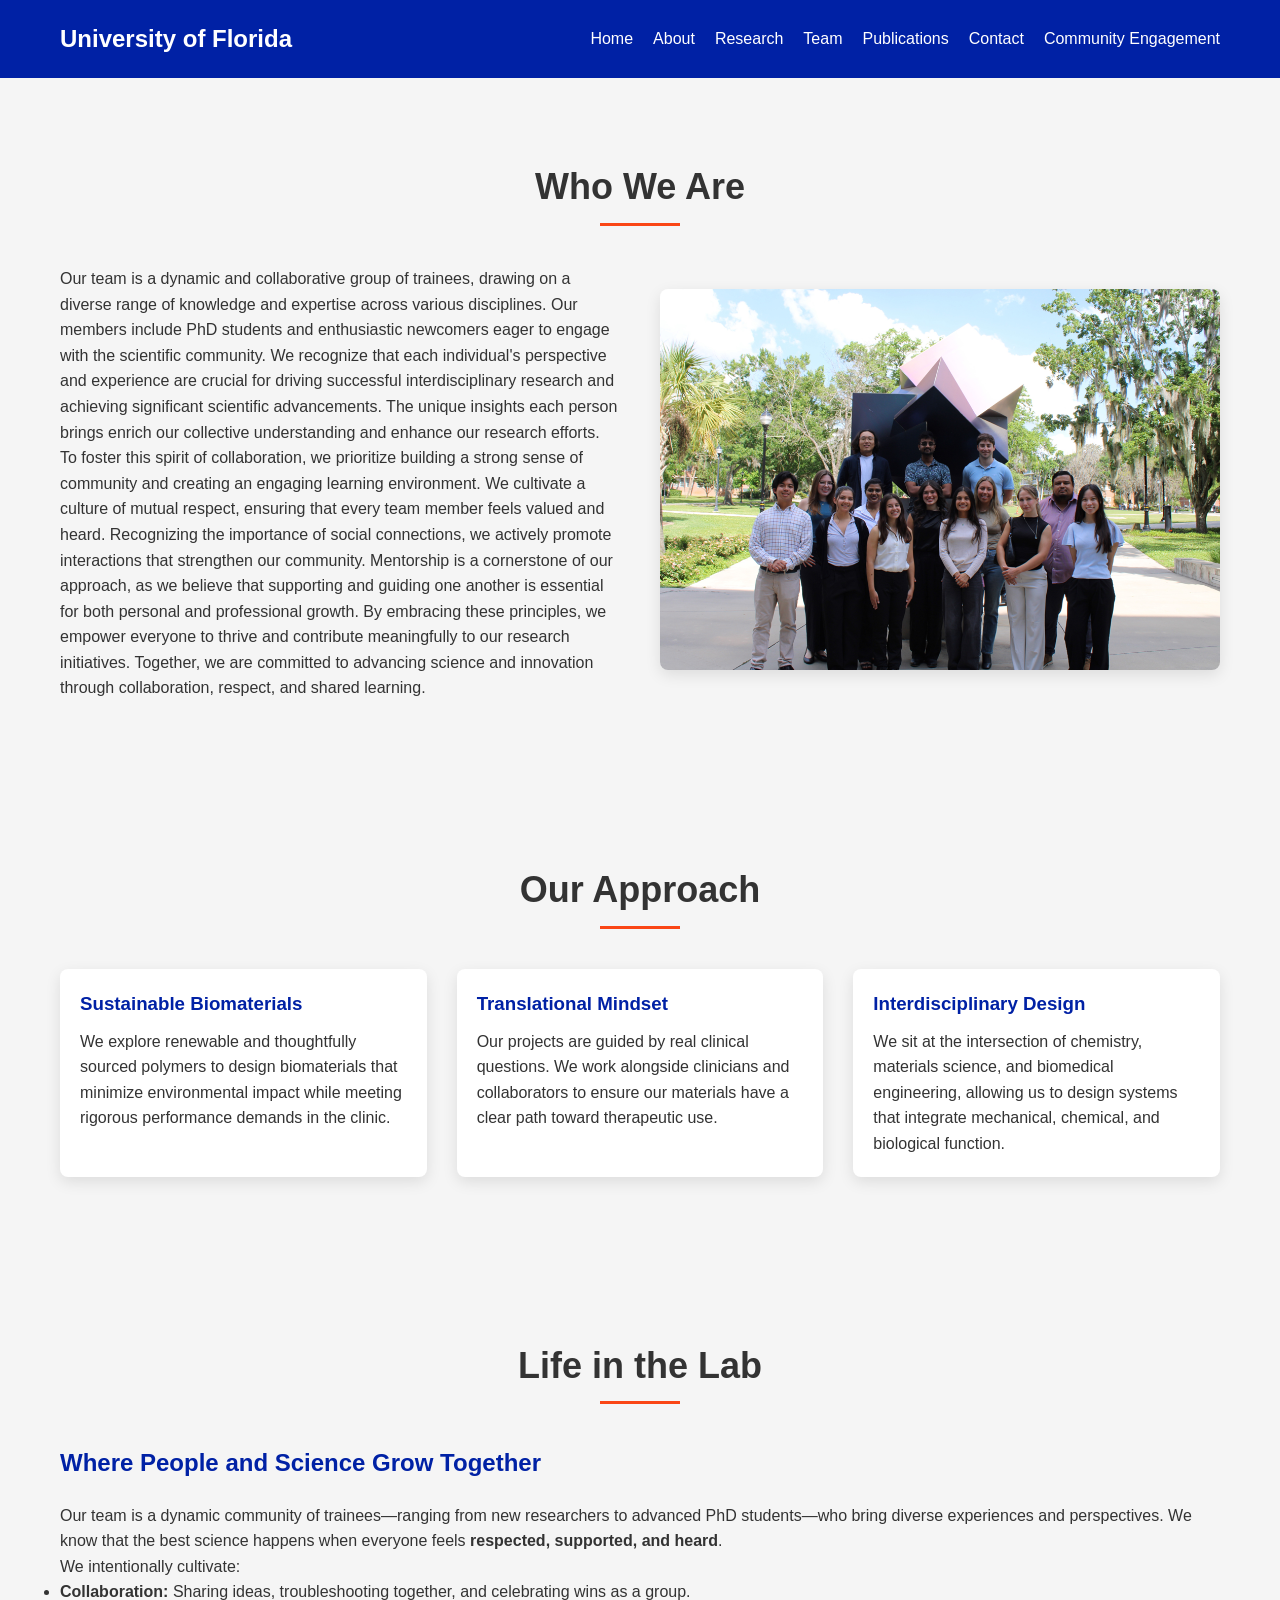
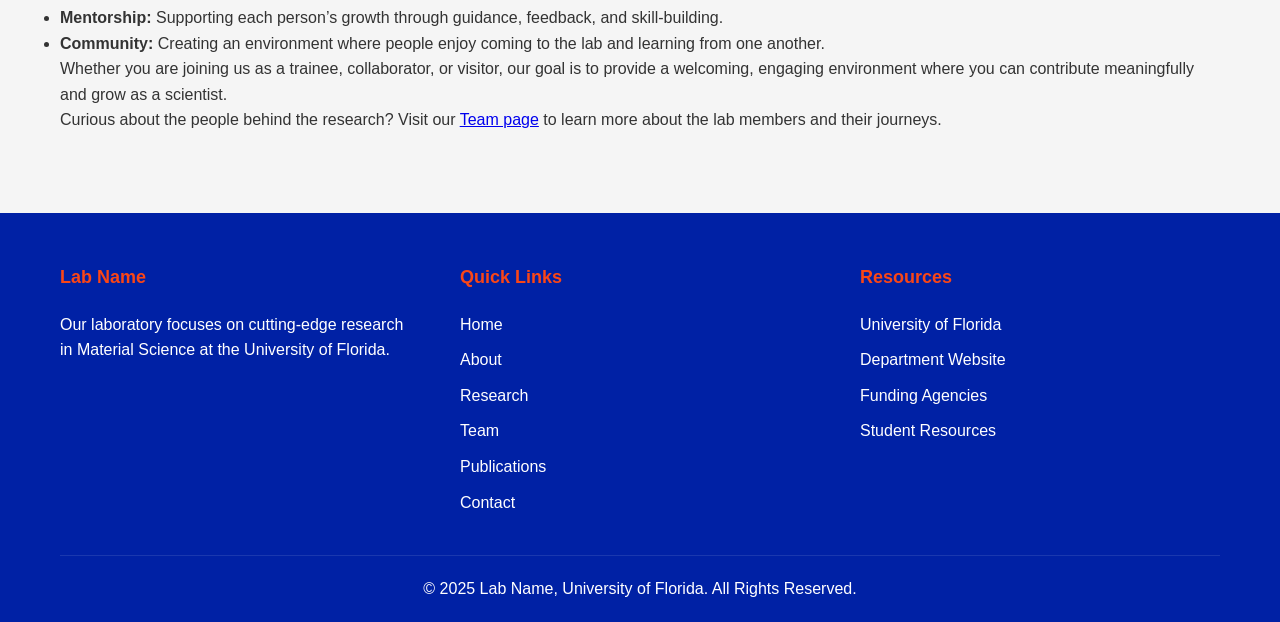
<file: about.html>
<!DOCTYPE html>
<html lang="en">
<head>
    <meta charset="UTF-8">
    <meta name="viewport" content="width=device-width, initial-scale=1.0">
    <title>About Our Lab | University of Florida</title>
    <link rel="stylesheet" href="styles.css">
</head>
<body>
    <!-- Header Section -->
    <header>
        <div class="container">
            <div class="header-content">
                <div class="logo">University of Florida</div>
                <nav>
                    <ul>
                        <li><a href="index.html">Home</a></li>
                        <li><a href="about.html">About</a></li>
                        <li><a href="research.html">Research</a></li>
                        <li><a href="team.html">Team</a></li>
                        <li><a href="publications.html">Publications</a></li>
                        <li><a href="contact.html">Contact</a></li>
                        <li><a href="community.html">Community Engagement</a></li>
                    </ul>
                </nav>
            </div>
        </div>
    </header>

    <!-- Main About Section -->
    <section class="about">
        <div class="container">
            <div class="section-title">
                <h2>Who We Are</h2>
            </div>
            <div class="about-content">
                <div class="about-text">
                    <p>
                        Our team is a dynamic and collaborative group of trainees, drawing on a diverse range of knowledge and expertise across various disciplines. 
                        Our members include PhD students and enthusiastic newcomers eager to engage with the scientific community. 
                        We recognize that each individual's perspective and experience are crucial for driving successful interdisciplinary research and achieving significant scientific advancements. 
                        The unique insights each person brings enrich our collective understanding and enhance our research efforts.
                        To foster this spirit of collaboration, we prioritize building a strong sense of community and creating an engaging learning environment. 
                        We cultivate a culture of mutual respect, ensuring that every team member feels valued and heard. Recognizing the importance of social connections, we actively promote interactions that strengthen our community. 
                        Mentorship is a cornerstone of our approach, as we believe that supporting and guiding one another is essential for both personal and professional growth. By embracing these principles, we empower everyone to thrive and contribute meaningfully to our research initiatives. 
                        Together, we are committed to advancing science and innovation through collaboration, respect, and shared learning.
                    </p>
                </div>
                <div class="about-image">
                    <img src="Images/LabImg.png" alt="Navarro Lab research at the University of Florida">
                </div>
            </div>
        </div>
    </section>

    <!-- Our Approach Section (using existing card styles) -->
    <section class="about">
        <div class="container">
            <div class="section-title">
                <h2>Our Approach</h2>
            </div>

            <div class="research-grid">
                <div class="research-item">
                    <div class="research-content">
                        <h3>Sustainable Biomaterials</h3>
                        <p>
                            We explore renewable and thoughtfully sourced polymers to design biomaterials that minimize
                            environmental impact while meeting rigorous performance demands in the clinic.
                        </p>
                    </div>
                </div>

                <div class="research-item">
                    <div class="research-content">
                        <h3>Translational Mindset</h3>
                        <p>
                            Our projects are guided by real clinical questions. We work alongside clinicians and collaborators
                            to ensure our materials have a clear path toward therapeutic use.
                        </p>
                    </div>
                </div>

                <div class="research-item">
                    <div class="research-content">
                        <h3>Interdisciplinary Design</h3>
                        <p>
                            We sit at the intersection of chemistry, materials science, and biomedical engineering, allowing us
                            to design systems that integrate mechanical, chemical, and biological function.
                        </p>
                    </div>
                </div>
            </div>
        </div>
    </section>

    <!-- People & Culture Section -->
    <section class="about">
        <div class="container">
            <div class="section-title">
                <h2>Life in the Lab</h2>
            </div>
            <div class="about-content">
                <div class="about-text">
                    <h3>Where People and Science Grow Together</h3>
                    <p>
                        Our team is a dynamic community of trainees—ranging from new researchers to advanced PhD students—who
                        bring diverse experiences and perspectives. We know that the best science happens when everyone feels
                        <strong>respected, supported, and heard</strong>.
                    </p>
                    <p>
                        We intentionally cultivate:
                    </p>
                    <ul>
                        <li><strong>Collaboration:</strong> Sharing ideas, troubleshooting together, and celebrating wins as a group.</li>
                        <li><strong>Mentorship:</strong> Supporting each person’s growth through guidance, feedback, and skill-building.</li>
                        <li><strong>Community:</strong> Creating an environment where people enjoy coming to the lab and learning from one another.</li>
                    </ul>
                    <p>
                        Whether you are joining us as a trainee, collaborator, or visitor, our goal is to provide a welcoming,
                        engaging environment where you can contribute meaningfully and grow as a scientist.
                    </p>
                    <p>
                        Curious about the people behind the research? Visit our <a href="team.html">Team page</a> to learn more
                        about the lab members and their journeys.
                    </p>
                </div>
            </div>
        </div>
    </section>

    <!-- Footer -->
    <footer>
        <div class="container">
            <div class="footer-content">
                <div class="footer-column">
                    <h3>Lab Name</h3>
                    <p>Our laboratory focuses on cutting-edge research in Material Science at the University of Florida.</p>
                </div>
                <div class="footer-column">
                    <h3>Quick Links</h3>
                    <ul>
                        <li><a href="index.html">Home</a></li>
                        <li><a href="about.html">About</a></li>
                        <li><a href="research.html">Research</a></li>
                        <li><a href="team.html">Team</a></li>
                        <li><a href="publications.html">Publications</a></li>
                        <li><a href="contact.html">Contact</a></li>
                    </ul>
                </div>
                <div class="footer-column">
                    <h3>Resources</h3>
                    <ul>
                        <li><a href="#">University of Florida</a></li>
                        <li><a href="#">Department Website</a></li>
                        <li><a href="Funding.html">Funding Agencies</a></li>
                        <li><a href="#">Student Resources</a></li>
                    </ul>
                </div>
            </div>
            <div class="copyright">
                <p>&copy; 2025 Lab Name, University of Florida. All Rights Reserved.</p>
            </div>
        </div>
    </footer>
</body>
</html>
</file>
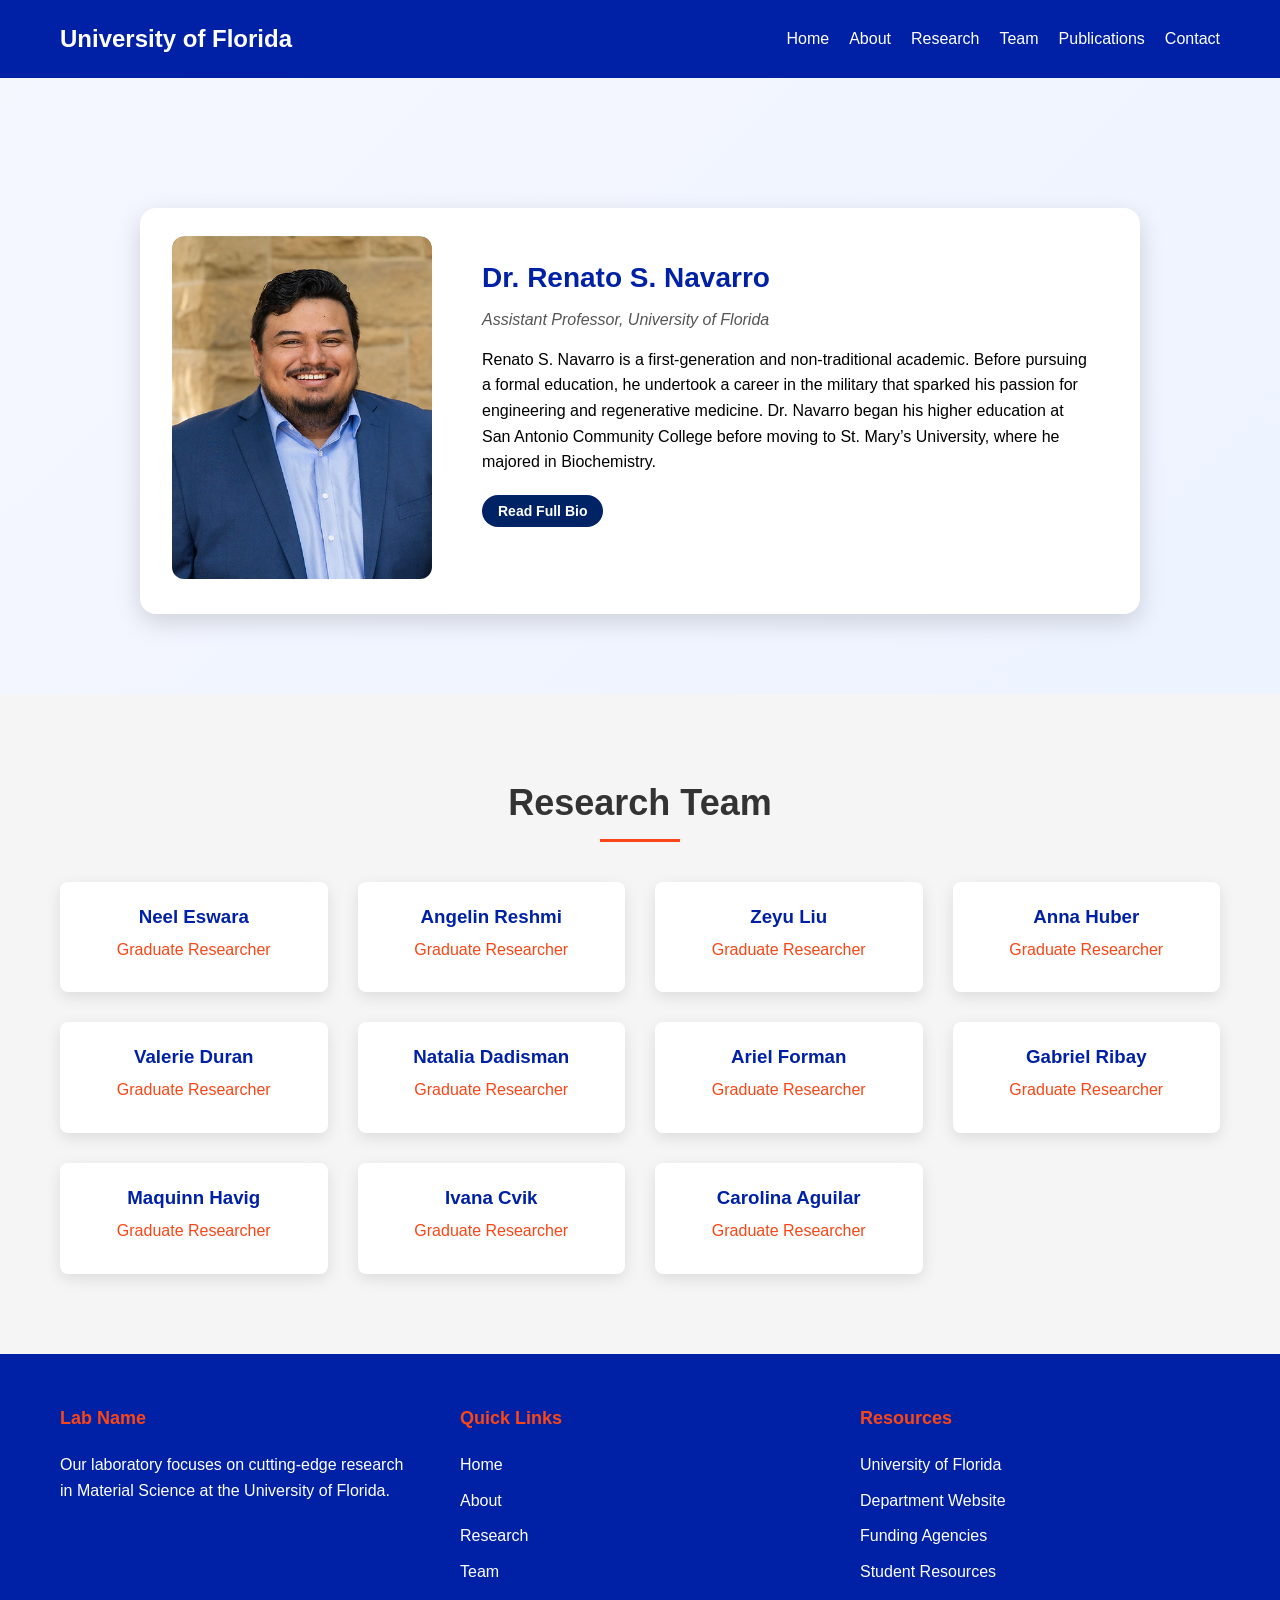
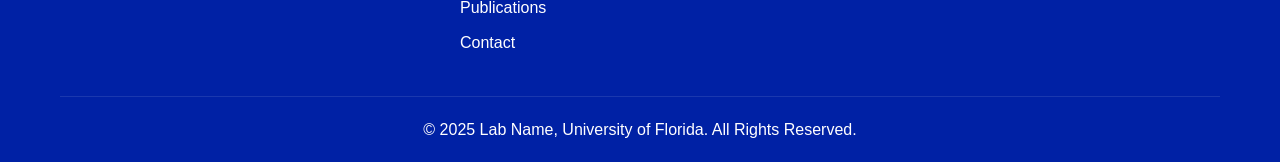
<file: team.html>
<!DOCTYPE html>
<html lang="en">
<head>
    <meta charset="UTF-8">
    <meta name="viewport" content="width=device-width, initial-scale=1.0">
    <title>Our Team | Navarro Lab</title>
    <link rel="stylesheet" href="styles.css">
</head>
<body>
    <!-- Header Section (same as index) -->
    <header>
        <div class="container">
            <div class="header-content">
                <div class="logo">University of Florida</div>
                <nav>
                    <ul>
                        <li><a href="index.html">Home</a></li>
                        <li><a href="about.html">About</a></li>
                        <li><a href="research.html">Research</a></li>
                        <li><a href="team.html">Team</a></li>
                        <li><a href="publications.html">Publications</a></li>
                        <li><a href="contact.html">Contact</a></li>
                    </ul>
                </nav>
            </div>
        </div>
    </header>

    <!-- PI Bio (anchor target for 'More About Me') -->
   <!-- PI Bio (anchor target for 'More About Me') -->
<section class="team" id="pi">
    <div class="container">
        <div class="section-title">
           <!-- <h2 id="renato-navarro">Principal Investigator</h2>-->
        </div>
        <div class="team-grid">
            <div class="team-member">
                <div class="member-img">
                    <img src="Images/RNavarro.jpeg" alt="Dr. Renato S. Navarro">
                </div>
                <div class="member-info">
                    <h3>Dr. Renato S. Navarro</h3>
                    <p class="role">Assistant Professor, University of Florida</p>

                    <!-- Short visible intro -->
                    <p>
                        Renato S. Navarro is a first-generation and non-traditional academic. Before pursuing a formal education,
                        he undertook a career in the military that sparked his passion for engineering and regenerative medicine.
                        Dr. Navarro began his higher education at San Antonio Community College before moving to St. Mary’s
                        University, where he majored in Biochemistry.
                    </p>

                    <!-- Collapsible full bio -->
                    <button id="toggle-bio-btn" class="toggle-bio-btn" type="button" onclick="toggleBio()">
                        Read Full Bio
                    </button>

                    <div id="full-bio" class="full-bio collapsed">
                        <p>
                            After receiving an M.S. in Chemistry at Texas State University – San Marcos, Dr. Navarro attended the
                            University of Michigan, earning a Ph.D. in Macromolecular Science and Engineering. During this time,
                            his research focused on developing sustainable biomaterials for cardiovascular engineering.
                        </p>
                        <p>
                            As an NIH K99 Postdoctoral Researcher at Stanford University, Dr. Navarro’s research centered on
                            developing injectable hydrogels to deliver therapies after a heart attack. Besides his research, Dr.
                            Navarro has a passion for mentorship and service. At Stanford University, he mentored students from
                            the Stanford BIO-X summer research program, Stanford Undergraduate Research Fellowship, and Foothill
                            Community College, earning him the BIO-X Star Mentorship Award.
                        </p>
                        <p>
                            At the University of Florida, he leads a research team that pursues comprehensive solutions to clinical
                            challenges via chemistry, materials science, and engineering approaches.
                        </p>
                    </div>
                </div>
            </div>
        </div>
    </div>
</section>


    <!-- Research Team -->
    <section class="team">
        <div class="container">
            <div class="section-title">
                <h2>Research Team</h2>
            </div>
            <div class="team-grid">
                <div class="team-member" id="neel-eswara">
                    <div class="member-info">
                        <h3>Neel Eswara</h3>
                        <p>Graduate Researcher</p>
                    </div>
                </div>
                <div class="team-member" id="angelin-reshmi">
                    <div class="member-info">
                        <h3>Angelin Reshmi</h3>
                        <p>Graduate Researcher</p>
                    </div>
                </div>
                <div class="team-member" id="zeyu-liu">
                    <div class="member-info">
                        <h3>Zeyu Liu</h3>
                        <p>Graduate Researcher</p>
                    </div>
                </div>
                <div class="team-member" id="anna-huber">
                    <div class="member-info">
                        <h3>Anna Huber</h3>
                        <p>Graduate Researcher</p>
                    </div>
                </div>
                <div class="team-member" id="valerie-duran">
                    <div class="member-info">
                        <h3>Valerie Duran</h3>
                        <p>Graduate Researcher</p>
                    </div>
                </div>
                <div class="team-member" id="natalia-dadisman">
                    <div class="member-info">
                        <h3>Natalia Dadisman</h3>
                        <p>Graduate Researcher</p>
                    </div>
                </div>
                <div class="team-member" id="ariel-forman">
                    <div class="member-info">
                        <h3>Ariel Forman</h3>
                        <p>Graduate Researcher</p>
                    </div>
                </div>
                <div class="team-member" id="gabriel-ribay">
                    <div class="member-info">
                        <h3>Gabriel Ribay</h3>
                        <p>Graduate Researcher</p>
                    </div>
                </div>
                <div class="team-member" id="maquinn-havig">
                    <div class="member-info">
                        <h3>Maquinn Havig</h3>
                        <p>Graduate Researcher</p>
                    </div>
                </div>
                <div class="team-member" id="ivana-cvik">
                    <div class="member-info">
                        <h3>Ivana Cvik</h3>
                        <p>Graduate Researcher</p>
                    </div>
                </div>
                <div class="team-member" id="carolina-aguilar">
                    <div class="member-info">
                        <h3>Carolina Aguilar</h3>
                        <p>Graduate Researcher</p>
                    </div>
                </div>
            </div>
        </div>
    </section>

    <!-- Footer (same style as index) -->
    <footer>
        <div class="container">
            <div class="footer-content">
                <div class="footer-column">
                    <h3>Lab Name</h3>
                    <p>Our laboratory focuses on cutting-edge research in Material Science at the University of Florida.</p>
                </div>
                <div class="footer-column">
                    <h3>Quick Links</h3>
                    <ul>
                        <li><a href="home.html" target="_blank">Home</a></li>
                        <li><a href="about.html">About</a></li>
                        <li><a href="research.html">Research</a></li>
                        <li><a href="team.html">Team</a></li>
                        <li><a href="publications.html">Publications</a></li>
                        <li><a href="contact.html">Contact</a></li>
                    </ul>
                </div>
                <div class="footer-column">
                    <h3>Resources</h3>
                    <ul>
                        <li><a href="#">University of Florida</a></li>
                        <li><a href="#">Department Website</a></li>
                        <li><a href="Funding.html">Funding Agencies</a></li>
                        <li><a href="#">Student Resources</a></li>
                    </ul>
                </div>
            </div>
            <div class="copyright">
                <p>&copy; 2025 Lab Name, University of Florida. All Rights Reserved.</p>
            </div>
        </div>
    </footer>

<script>
    function toggleBio() {
        const bio = document.getElementById('full-bio');
        const btn = document.getElementById('toggle-bio-btn');
        const isOpen = bio.classList.contains('open');

        if (isOpen) {
            bio.classList.remove('open');
            btn.textContent = 'Read Full Bio';
        } else {
            bio.classList.add('open');
            btn.textContent = 'Hide Full Bio';
        }
    }
</script>


</body>
</html>
</file>
<file: styles.css>
:root {
    --primary-blue: #0021A5; /* UF Blue */
    --primary-orange: #FA4616; /* UF Orange */
    --light-gray: #f5f5f5;
    --dark-gray: #333;
    --white: #fff;
}

* {
    margin: 0;
    padding: 0;
    box-sizing: border-box;
    font-family: 'Helvetica Neue', Arial, sans-serif;
}

body {
    line-height: 1.6;
    color: var(--dark-gray);
}

.container {
    width: 100%;
    max-width: 1200px;
    margin: 0 auto;
    padding: 0 20px;
}

/* Header styles */
header {
    background-color: var(--primary-blue);
    color: var(--white);
    padding: 20px 0;
    box-shadow: 0 2px 5px rgba(0,0,0,0.1);
}

.header-content {
    display: flex;
    justify-content: space-between;
    align-items: center;
}

.logo {
    font-size: 24px;
    font-weight: bold;
}

.logo span {
    color: var(--primary-orange);
}

nav ul {
    display: flex;
    list-style: none;
}

nav ul li {
    margin-left: 20px;
}

nav ul li a {
    color: var(--white);
    text-decoration: none;
    font-weight: 500;
    transition: color 0.3s;
}

nav ul li a:hover {
    color: var(--primary-orange);
}

/* Hero section */
.hero {
    background: linear-gradient(rgba(0, 33, 165, 0.8), rgba(0, 33, 165, 0.8)), url('../images/hero-bg.jpg');
    background-size: cover;
    background-position: center;
    height: 400px;
    display: flex;
    align-items: center;
    color: var(--white);
    text-align: center;
}

.hero-content {
    max-width: 800px;
    margin: 0 auto;
}

.hero h1 {
    font-size: 42px;
    margin-bottom: 20px;
}

.hero p {
    font-size: 18px;
    margin-bottom: 30px;
}

.btn {
    display: inline-block;
    background-color: var(--primary-orange);
    color: var(--white);
    padding: 12px 24px;
    border-radius: 4px;
    text-decoration: none;
    font-weight: bold;
    transition: background-color 0.3s;
    border: none;
    cursor: pointer;
}

.btn:hover {
    background-color: #e03e12;
}

/* About section */
.about {
    padding: 80px 0;
    background-color: var(--light-gray);
}

.section-title {
    text-align: center;
    margin-bottom: 50px;
    position: relative;
}

.section-title h2 {
    font-size: 36px;
    position: relative;
    display: inline-block;
}

.section-title h2:after {
    content: "";
    position: absolute;
    bottom: -10px;
    left: 50%;
    transform: translateX(-50%);
    width: 80px;
    height: 3px;
    background-color: var(--primary-orange);
}

.about-content {
    display: flex;
    justify-content: space-between;
    align-items: center;
    flex-wrap: wrap;
    gap: 40px;
}

.about-text {
    flex: 1;
    min-width: 300px;
}

.about-text h3 {
    font-size: 24px;
    margin-bottom: 20px;
    color: var(--primary-blue);
}

.about-image {
    flex: 1;
    min-width: 300px;
}

.about-image img {
    width: 100%;
    border-radius: 8px;
    box-shadow: 0 5px 15px rgba(0,0,0,0.1);
}

/* Research section */
.research {
    padding: 80px 0;
}

.research-grid {
    display: grid;
    grid-template-columns: repeat(auto-fill, minmax(300px, 1fr));
    gap: 30px;
}

.research-item {
    background-color: var(--white);
    border-radius: 8px;
    overflow: hidden;
    box-shadow: 0 5px 15px rgba(0,0,0,0.1);
    transition: transform 0.3s;
}

.research-item:hover {
    transform: translateY(-5px);
}

.research-img {
    height: 200px;
    overflow: hidden;
}

.research-img img {
    width: 100%;
    height: 100%;
    object-fit: cover;
}

.research-content {
    padding: 20px;
}

.research-content h3 {
    color: var(--primary-blue);
    margin-bottom: 10px;
}

/* Research preview section (Home page) */
.research-preview {
    padding: 80px 0;
    background: linear-gradient(180deg, #ffffff, #f3f6ff);
}

.research-intro {
    max-width: 800px;
    margin: 0 auto 40px;
    text-align: center;
    font-size: 17px;
    line-height: 1.6;
    color: #333;
}

.research-preview-grid {
    display: grid;
    grid-template-columns: repeat(auto-fit, minmax(260px, 1fr));
    gap: 30px;
    margin-bottom: 40px;
}

.research-preview-card {
    background: #ffffff;
    padding: 28px;
    border-radius: 16px;
    box-shadow: 0 6px 18px rgba(0,0,0,0.12);
    border-top: 4px solid var(--primary-blue);
    transition: transform 0.25s ease, box-shadow 0.25s ease;
    display: flex;
    flex-direction: column;
    height: 100%;
}

.research-preview-card .research-link{
    margin-top: auto;
    padding-top: 15px;
}

.research-preview-card:hover {
    transform: translateY(-6px);
    box-shadow: 0 14px 32px rgba(0,0,0,0.18);
}

.research-preview-card h3 {
    color: var(--primary-blue);
    margin-bottom: 12px;
    font-size: 20px;
}

.research-preview-card p {
    font-size: 15px;
    line-height: 1.55;
    color: #444;
}

.research-cta {
    text-align: center;
}
.research-link {
    /*display: inline-block;
    margin-top: 12px;*/
    align-self: flex-start;
    font-weight: 600;
    color: var(--primary-blue);
    text-decoration: none;
    transition: color 0.2s ease, transform 0.2s ease;
    padding-left: 15px;
}

.research-link:hover {
    color: var(--primary-orange);
    transform: translateX(4px);
}



/* Team section */
.team {
    padding: 80px 0;
    background-color: var(--light-gray);
}

.team-grid {
    display: grid;
    grid-template-columns: repeat(auto-fill, minmax(250px, 1fr));
    gap: 30px;
}

.team-member {
    background-color: var(--white);
    border-radius: 8px;
    overflow: hidden;
    box-shadow: 0 5px 15px rgba(0,0,0,0.1);
    text-align: center;
}

.member-img {
    height: 300px;
    overflow: hidden;
}

.member-img img {
    width: 100%;
    height: 100%;
    object-fit: cover;
}

.member-info {
    padding: 20px;
}

.member-info h3 {
    color: var(--primary-blue);
    margin-bottom: 5px;
}

.member-info p {
    color: var(--primary-orange);
    font-weight: 500;
    margin-bottom: 10px;
}

/* Publications section */
/*.publications {
    padding: 80px 0;
}

.pub-list {
    background-color: var(--white);
    border-radius: 8px;
    padding: 30px;
    box-shadow: 0 5px 15px rgba(0,0,0,0.1);
}

.pub-item {
    margin-bottom: 20px;
    padding-bottom: 20px;
    border-bottom: 1px solid #eee;
}

.pub-item:last-child {
    margin-bottom: 0;
    padding-bottom: 0;
    border-bottom: none;
}

.pub-item h3 {
    color: var(--primary-blue);
    margin-bottom: 5px;
}

.pub-item p {
    margin-bottom: 10px;
}

.pub-item .authors {
    font-style: italic;
}

.pub-item .journal {
    color: var(--primary-orange);
    font-weight: 500;
}*/

.news {
    padding: 80px 0;
}

.news-container {
    display: flex;
    flex-direction: column;
    gap: 30px;
}

.news-item {
    display: flex;
    background-color: var(--white);
    border-radius: 8px;
    overflow: hidden;
    box-shadow: 0 5px 15px rgba(0,0,0,0.1);
}

.news-date {
    display: flex;
    flex-direction: column;
    justify-content: center;
    align-items: center;
    padding: 20px;
    background-color: var(--primary-blue);
    color: var(--white);
    min-width: 100px;
    text-align: center;
}

.news-date .day {
    font-size: 28px;
    font-weight: bold;
    line-height: 1;
}

.news-date .month {
    font-size: 16px;
    text-transform: uppercase;
}

.news-date .year {
    font-size: 14px;
}

.news-content {
    padding: 25px;
    flex: 1;
}

.news-content h3 {
    color: var(--primary-blue);
    margin-bottom: 10px;
    font-size: 20px;
}

.news-content p {
    margin-bottom: 15px;
}

.news-link {
    display: inline-block;
    color: var(--primary-orange);
    font-weight: bold;
    text-decoration: none;
    position: relative;
}

.news-link:after {
    content: "→";
    margin-left: 5px;
    transition: margin 0.3s;
}

.news-link:hover:after {
    margin-left: 10px;
}

/* Contact section */
.contact {
    padding: 80px 0;
    background-color: var(--light-gray);
}

.contact-content {
    display: flex;
    justify-content: space-between;
    flex-wrap: wrap;
    gap: 40px;
}

.contact-info {
    flex: 1;
    min-width: 300px;
}

.contact-info h3 {
    color: var(--primary-blue);
    margin-bottom: 20px;
}

.info-item {
    display: flex;
    margin-bottom: 15px;
}

.info-item i {
    color: var(--primary-orange);
    margin-right: 10px;
    width: 20px;
}

.contact-form {
    flex: 1;
    min-width: 300px;
    background-color: var(--white);
    padding: 30px;
    border-radius: 8px;
    box-shadow: 0 5px 15px rgba(0,0,0,0.1);
}

.form-group {
    margin-bottom: 20px;
}

.form-group label {
    display: block;
    margin-bottom: 5px;
    font-weight: 500;
    color: var(--primary-blue);
}

.form-control {
    width: 100%;
    padding: 12px;
    border: 1px solid #ddd;
    border-radius: 4px;
    font-size: 16px;
}

textarea.form-control {
    height: 150px;
    resize: vertical;
}

/* Footer */
footer {
    background-color: var(--primary-blue);
    color: var(--white);
    padding: 50px 0 20px;
}

.footer-content {
    display: flex;
    justify-content: space-between;
    flex-wrap: wrap;
    gap: 40px;
    margin-bottom: 30px;
}

.footer-column {
    flex: 1;
    min-width: 200px;
}

.footer-column h3 {
    color: var(--primary-orange);
    margin-bottom: 20px;
    font-size: 18px;
}

.footer-column ul {
    list-style: none;
}

.footer-column ul li {
    margin-bottom: 10px;
}

.footer-column ul li a {
    color: var(--white);
    text-decoration: none;
    transition: color 0.3s;
}

.footer-column ul li a:hover {
    color: var(--primary-orange);
}

.copyright {
    text-align: center;
    padding-top: 20px;
    border-top: 1px solid rgba(255,255,255,0.1);
}

/* Responsive styles */
@media (max-width: 768px) {
    .header-content {
        flex-direction: column;
        text-align: center;
    }
    
    nav ul {
        margin-top: 20px;
        justify-content: center;
    }
    
    nav ul li:first-child {
        margin-left: 0;
    }
    
    .hero {
        height: 300px;
    }
    
    .hero h1 {
        font-size: 32px;
    }
    
    .section-title h2 {
        font-size: 28px;
    }
}

.member-info .role {
    font-style: italic;
    color: var(--dark-gray);
    margin-bottom: 10px;
}

.who-we-are {
    padding: 60px 0;
    background-color: #f8f9fb;
}

.who-we-are .section-title {
    text-align: center;
    margin-bottom: 30px;
    color: #002366;
    font-size: 36px;
    font-weight: 700;
}

.interactive-box {
    background: white;
    padding: 30px;
    border-radius: 12px;
    box-shadow: 0px 4px 12px rgba(0,0,0,0.08);
    transition: 0.3s ease;
}

.interactive-box:hover {
    transform: scale(1.01);
}

.highlight-row {
    display: flex;
    gap: 20px;
    margin: 30px 0;
    flex-wrap: wrap;
    justify-content: center;
}

.highlight-card {
    flex: 1;
    min-width: 260px;
    background: #e9f1ff;
    padding: 20px;
    border-radius: 10px;
    text-align: center;
    transition: 0.3s ease;
    border: 1px solid #dbe7ff;
}

.highlight-card:hover {
    background: #d5e4ff;
    transform: translateY(-5px);
}

.highlight-card h3 {
    margin-bottom: 10px;
    color: #003d99;
}

.learn-more-btn {
    display: inline-block;
    margin-top: 25px;
    padding: 12px 22px;
    background-color: #002366;
    color: white;
    font-weight: 600;
    border-radius: 8px;
    text-decoration: none;
    transition: 0.3s ease;
}

.learn-more-btn:hover {
    background-color: #003a8c;
}


/* ===========================================
   PI section (team.html only) - horizontal card
   =========================================== */
#pi {
    background: linear-gradient(135deg, #f5f7ff, #edf3ff);
}

#pi .team-grid {
    display: block !important;             /* override the grid layout only here */
}

#pi .team-member {
    display: flex !important;
    flex-direction: row;
    align-items: flex-start;
    gap: 30px;
    max-width: 1000px;
    margin: 0 auto;
    background: #ffffff;
    padding: 28px 32px;
    border-radius: 16px;
    box-shadow: 0 8px 24px rgba(0, 0, 0, 0.15);
    text-align: left !important;
}

#pi .member-img {
    flex: 0 0 260px;
    height: auto;
    overflow: hidden;
    border-radius: 12px;
}

#pi .member-img img {
    width: 100%;
    height: auto;
    object-fit: cover;
    border-radius: 12px;
}

#pi .member-info {
    flex: 1;
}

#pi .member-info h3 {
    font-size: 28px;
    margin-bottom: 6px;
    color: var(--primary-blue) !important;
}

#pi .member-info .role {
    font-style: italic;
    color: #555 !important;
    margin-bottom: 14px;
}

/* Force PI paragraph text to black */
#pi .member-info p,
#pi .full-bio p {
    color: #000 !important;
}





/* Collapsible PI bio */
/* Collapsible PI bio with smooth animation */
.full-bio {
    max-height: 0;
    overflow: hidden;
    opacity: 0;
    margin-top: 0;
    transition: max-height 0.5s ease, opacity 0.4s ease;
}

.full-bio.open {
    max-height: 800px;   /* big enough to fit the text */
    opacity: 1;
    margin-top: 10px;
}


.toggle-bio-btn {
    margin-top: 10px;
    padding: 8px 16px;
    border-radius: 20px;
    border: none;
    background-color: #002366;
    color: #ffffff;
    font-size: 14px;
    font-weight: 600;
    cursor: pointer;
    transition: background-color 0.3s ease, transform 0.2s ease;
}

.toggle-bio-btn:hover {
    background-color: #003a8c;
    transform: translateY(-1px);
}


/* ======================================================
   RESEARCH PAGE STYLES (research.html + research subpages)
   ====================================================== */
/* Research figures */
.research-figure {
    margin: 30px 0;
    text-align: center;
}

.figure-placeholder {
    height: 220px;
    border: 2px dashed #bbb;
    border-radius: 12px;
    display: flex;
    align-items: center;
    justify-content: center;
    font-weight: 700;
    color: #777;
    background: #f9f9f9;
    margin-bottom: 10px;
}

.research-figure figcaption {
    font-size: 14px;
    color: #444;
    max-width: 900px;
    margin: 0 auto;
    line-height: 1.5;
}
/* Accordion */
.accordion {
    margin-top: 25px;
}

.accordion-toggle {
    width: 100%;
    padding: 14px 18px;
    border-radius: 10px;
    border: none;
    background: var(--primary-blue);
    color: white;
    font-weight: 600;
    font-size: 15px;
    cursor: pointer;
    display: flex;
    justify-content: space-between;
    align-items: center;
}

.accordion-toggle .arrow {
    font-size: 20px;
}

.accordion-content {
    max-height: 0;
    overflow: hidden;
    transition: max-height 0.5s ease;
    margin-top: 10px;
}

.accordion.open .accordion-content {
    max-height: 2000px;
}

.references {
    margin-top: 15px;
    padding-left: 20px;
}

.references li {
    margin-bottom: 8px;
    font-size: 14px;
    color: #444;
}

/* Research page navigation */
.research-nav {
    position: sticky;
    top: 80px;
    background: #ffffff;
    padding: 14px 20px;
    margin: 30px auto 50px;
    max-width: 900px;
    display: flex;
    justify-content: center;
    gap: 30px;
    border-radius: 14px;
    box-shadow: 0 4px 14px rgba(0,0,0,0.12);
    z-index: 10;
}

.research-nav a {
    font-weight: 600;
    text-decoration: none;
    color: var(--primary-blue);
}

.research-nav a:hover {
    color: var(--primary-orange);
}

/* Research block styling */
.research-block {
    background: #ffffff;
    border-radius: 20px;
    padding: 60px 0;
    margin: 60px 0;
    box-shadow: 0 10px 30px rgba(0,0,0,0.12);
}

.accordion-toggle:hover {
    background: #001b8f;
}

.research h3 {
    color: var(--primary-blue);
    margin-top: 30px;
}
.research p {
    max-width: 900px;
}

.research p {
    line-height: 1.7;
    font-size: 16px;
}


/* Research tabs */
.research-tabs {
    margin-top: 20px;
}

/* Tab buttons – underline style */
.tab-buttons {
    display: flex;
    gap: 24px;
    border-bottom: 2px solid #ddd;
    margin-bottom: 20px;
}

.tab-btn {
    background: none;
    border: none;
    padding: 10px 0;
    font-weight: 600;
    font-size: 15px;
    color: #555;
    cursor: pointer;
    position: relative;
}

.tab-btn::after {
    content: "";
    position: absolute;
    left: 0;
    bottom: -2px;
    width: 0%;
    height: 3px;
    background: var(--primary-orange);
    transition: width 0.3s ease;
}

.tab-btn.active {
    color: var(--primary-blue);
}

.tab-btn.active::after {
    width: 100%;
}

.tab-btn:hover {
    color: var(--primary-blue);
}


.tab-btn:focus {
    outline: 2px dashed var(--primary-orange);
    outline-offset: 4px;
}


.tab-content {
    display: none;
    animation: fadeIn 0.4s ease;
}

.tab-content.active {
    display: block;
}

/* Highlight boxes */
.highlight-box {
    background: #f3f6ff;
    border-left: 4px solid var(--primary-blue);
    padding: 14px 18px;
    margin: 18px 0;
    border-radius: 8px;
}

/* Bullet styling */
.bullet-points {
    padding-left: 18px;
    margin-top: 12px;
}

.bullet-points li {
    margin-bottom: 6px;
}

/* Animation */
@keyframes fadeIn {
    from {
        opacity: 0;
        transform: translateY(6px);
    }
    to {
        opacity: 1;
        transform: translateY(0);
    }
}

/* Research vision section */
.vision-card {
    background: #ffffff;
    padding: 30px;
    border-radius: 18px;
    box-shadow: 0 8px 24px rgba(0,0,0,0.12);
    margin-bottom: 40px;
}

.vision-card h3 {
    color: var(--primary-blue);
    margin-bottom: 12px;
}

/* Pillars */
.pillars {
    display: grid;
    grid-template-columns: repeat(auto-fit, minmax(220px, 1fr));
    gap: 24px;
    margin: 40px 0;
}

.pillar {
    background: #f5f7ff;
    padding: 22px;
    border-radius: 16px;
    border-top: 4px solid var(--primary-blue);
}

.pillar h4 {
    margin-bottom: 10px;
    color: var(--primary-blue);
}

/* Slightly tighter research text */
#research-vision p {
    font-size: 16px;
    line-height: 1.7;
}

/* =========================
   Research Hero Banner
========================= */

/* =========================
   Research Hero with Background Image
========================= */

/* .research-hero {
    position: relative;
    padding: 110px 0;
    background-image:
        linear-gradient(
            rgba(246, 248, 255, 0.94),
            rgba(246, 248, 255, 0.94)
        ),
        url("../images/Research.png");
    background-size: cover;
    background-position: center;
    background-repeat: no-repeat;
}*/ 

.research-hero {
    position: relative;
    padding: 110px 0;
    background: #f7f9ff; /* very light UF-friendly background */
}


/* Hero text contrast fix */
.research-hero .hero-text h1,
.research-hero .hero-text p,
.research-hero .hero-subtitle {
    color: #000000;
}

.research-hero .hero-subtitle {
    opacity: 0.9;
}

.research-hero .hero-text {
    text-shadow: 0 2px 10px rgba(0,0,0,0.35);
}



.research-hero::after {
    content: "";
    position: absolute;
    inset: 0;
    background-image: radial-gradient(
        circle at top right,
        rgba(0, 33, 165, 0.08),
        transparent 60%
    );
    pointer-events: none;
}


/*.hero-grid {
    display: grid;
    grid-template-columns: 1.2fr 1fr;
    gap: 60px;
    align-items: center;
    position: relative;
    z-index: 2;
}*/

.hero-grid {
    display: grid;
    grid-template-columns: 1.2fr 1fr;
    gap: 60px;
    align-items: center;
}


/* Left text */
.hero-text h1 {
    font-size: 38px;
    color: var(--primary-blue);
    margin-bottom: 18px;
    line-height: 1.2;
}

.hero-subtitle {
    font-size: 18px;
    font-weight: 600;
    color: #444;
    margin-bottom: 16px;
}

.hero-text p {
    font-size: 16px;
    line-height: 1.7;
    margin-bottom: 24px;
}

/* Cross-links */
.hero-links {
    display: flex;
    flex-wrap: wrap;
    gap: 14px;
}

.hero-link {
    padding: 10px 18px;
    border-radius: 22px;
    background: var(--primary-blue);
    color: #fff;
    text-decoration: none;
    font-weight: 600;
    font-size: 14px;
    transition: transform 0.25s ease, background 0.25s ease;
}

.hero-link:hover {
    background: var(--primary-orange);
    transform: translateY(-2px);
}

/* Right-side visuals */
/* Right side: diagram + pillars alignment */
.hero-visuals {
    width: 100%;
}

.hero-visual-row {
    display: grid;
    grid-template-columns: 0.9fr 1.1fr; /* diagram | pillars */
    gap: 28px;
    align-items: center; /* key: centers diagram with pillar stack */
}

/* Diagram: keep it aligned and not floating */
.hero-diagram {
    display: flex;
    flex-direction: column;
    align-items: center;
    justify-content: center;
}

.hero-diagram img {
    width: 100%;
    max-width: 330px;
    height: auto;
    display: block;
    opacity: 0.95;
}

.diagram-caption {
    margin-top: 10px;
    font-size: 13px;
    color: #555;
    text-align: center;
}

/* Pillars: stack with consistent spacing */
.hero-pillars {
    display: grid;
    gap: 18px;
}


/* Diagram styling */
.hero-diagram img {
    width: 100%;
    max-width: 420px;
    margin: 0 auto;
    display: block;
    opacity: 0.9;
}

/* Pillars stay clean */
.hero-pillars {
    display: grid;
    gap: 20px;
}


/* =========================
   Pillars
========================= */

.hero-pillars {
    position: relative;
    z-index: 2;
}

.pillar {
    background: #ffffff;
    padding: 22px;
    border-radius: 18px;
    box-shadow: 0 8px 24px rgba(0,0,0,0.12);
    border-left: 5px solid var(--primary-blue);
}

.pillar-icon {
    font-size: 30px;
    margin-bottom: 8px;
}

.pillar h4 {
    margin-bottom: 6px;
    color: var(--primary-blue);
}

.pillar p {
    font-size: 14px;
    line-height: 1.5;
}

/* =========================
   Animations
========================= */

.animated {
    opacity: 0;
    transform: translateY(16px);
    animation: fadeUp 0.8s ease forwards;
}

.delay-1 { animation-delay: 0.2s; }
.delay-2 { animation-delay: 0.4s; }

@keyframes fadeUp {
    to {
        opacity: 1;
        transform: translateY(0);
    }
}

/* Responsive */
@media (max-width: 900px) {
    .hero-grid {
        grid-template-columns: 1fr;
        text-align: center;
    }

    .hero-visuals {
        align-items: center;
    }

    .hero-diagram img {
        max-width: 300px;
    }
}

@media (max-width: 900px) {
    .hero-visual-row {
        grid-template-columns: 1fr;
    }

    .hero-diagram img {
        max-width: 280px;
    }
}
</file>
